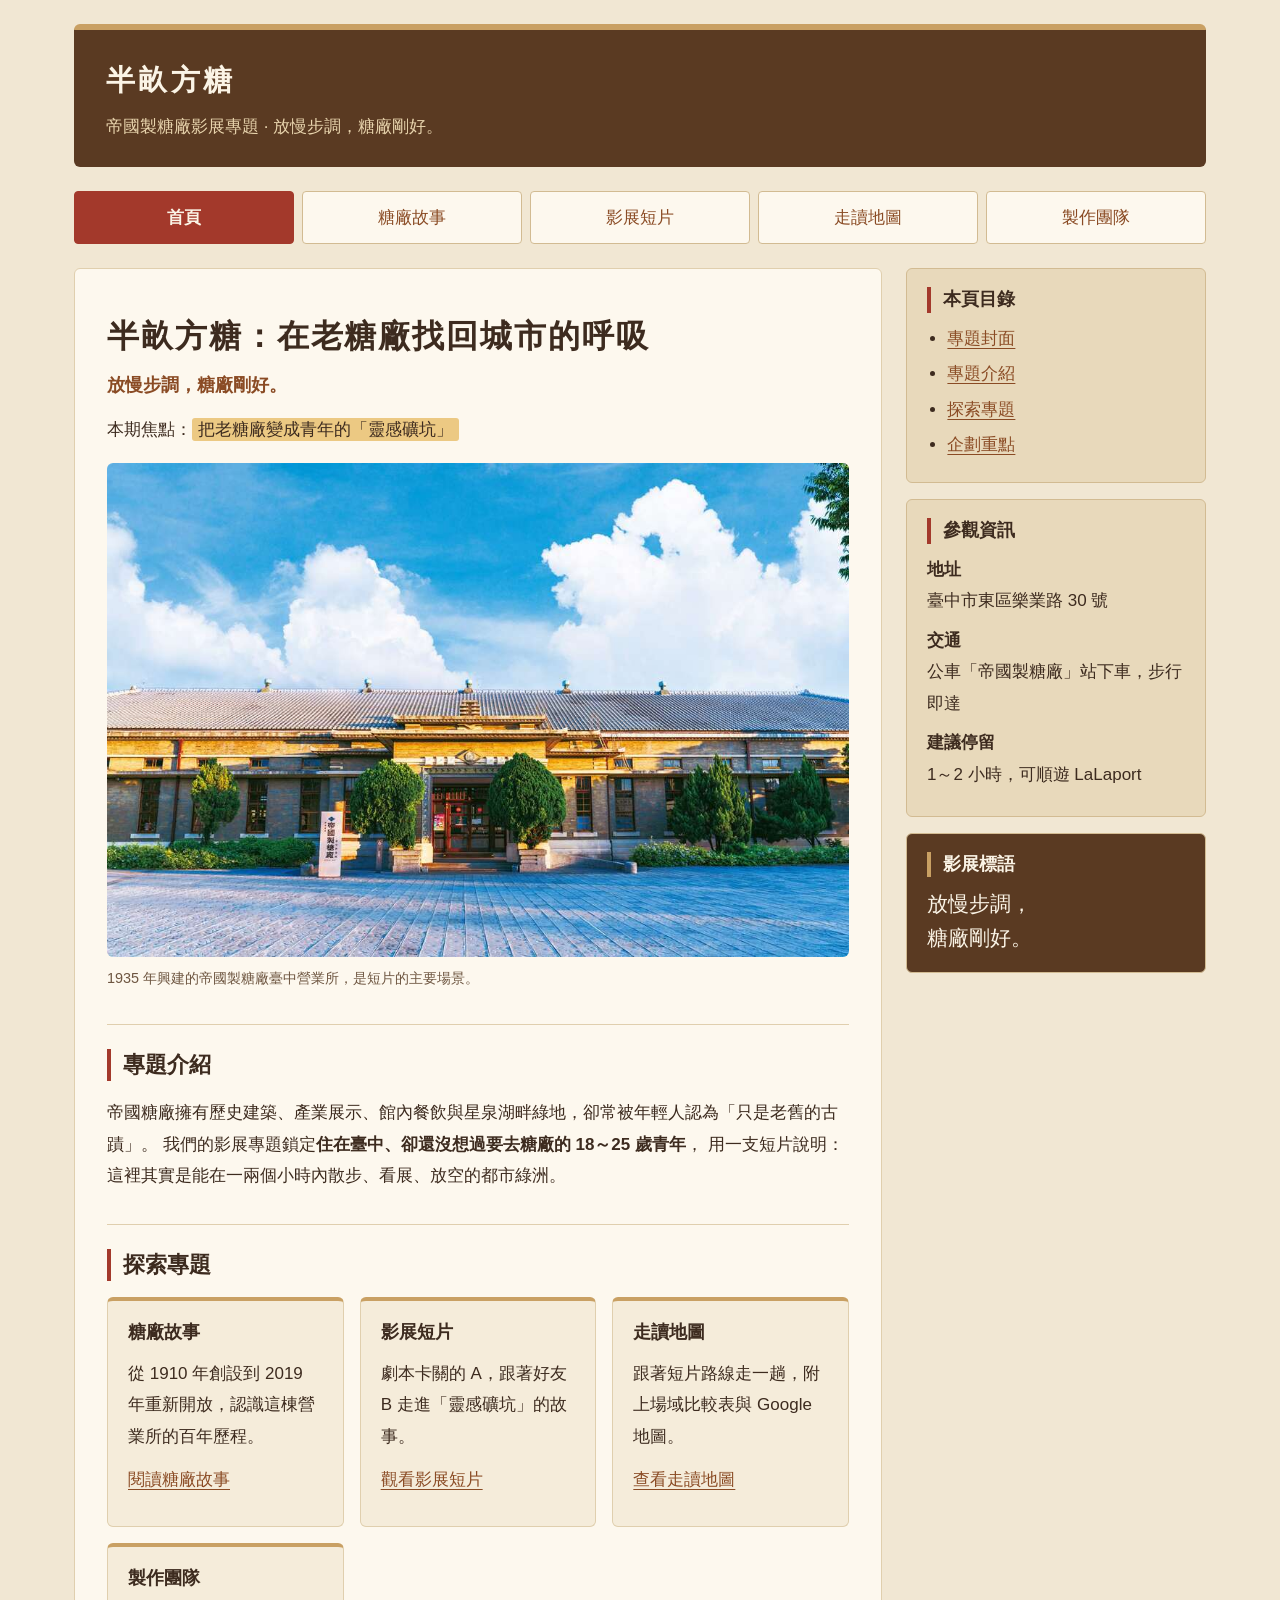
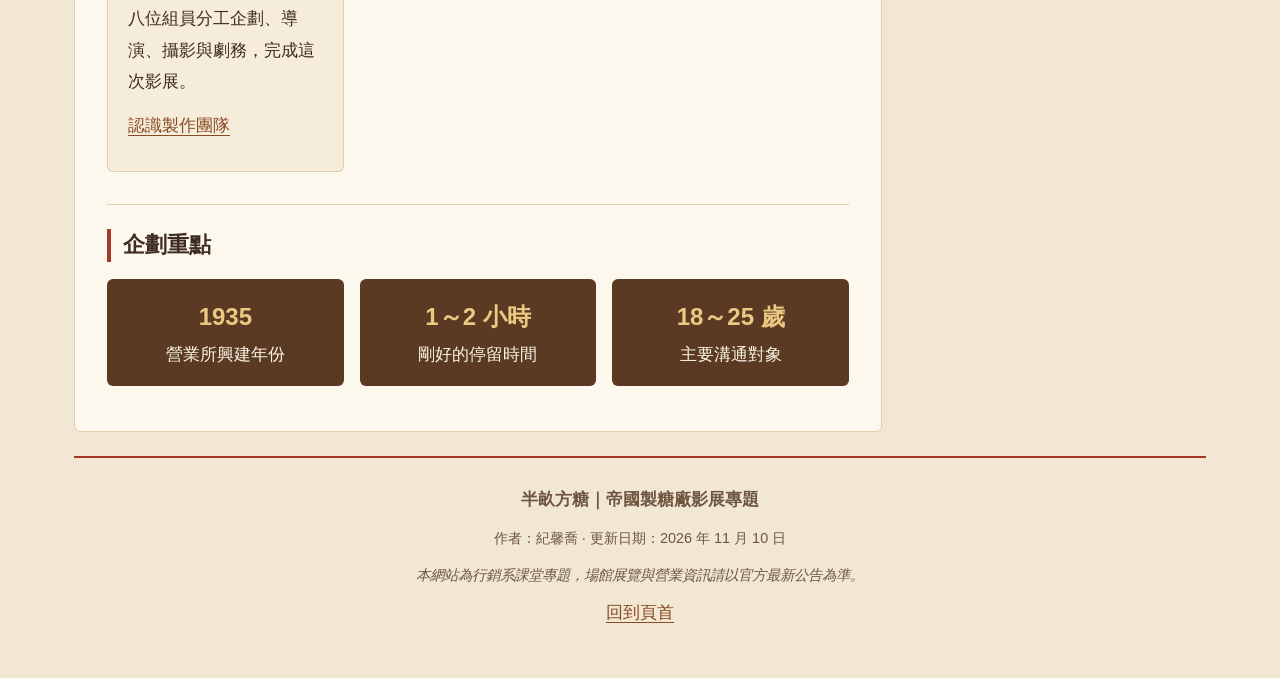
<file: index.html>
<!DOCTYPE html>
<!-- 宣告使用 HTML5；DOCTYPE 是文件類型宣告，不需要結束標籤。 -->
<html lang="zh-Hant">
<head>
    <!-- ===== SEO 與分享資訊：每一頁都有自己的 title 與 description ===== -->
    <meta charset="UTF-8">
    <!-- viewport 讓手機以裝置寬度顯示，是 RWD 的第一步。 -->
    <meta name="viewport" content="width=device-width, initial-scale=1.0">
    <!-- description 是搜尋結果下方的摘要；keywords 列出本頁主題關鍵字。 -->
    <meta name="description" content="行銷系大二影展專題「半畝方糖」：走進 1935 年的帝國製糖廠臺中營業所，透過短片、歷史故事與走讀地圖，認識都市裡的慢活文化綠洲。">
    <meta name="keywords" content="帝國製糖廠, 臺中營業所, 影展, 半畝方糖, 星泉湖, 臺中景點">
    <meta name="author" content="紀馨喬">
    <meta name="robots" content="index, follow">
    <!-- Open Graph：分享到 Facebook、LINE 時顯示的標題、摘要與縮圖。 -->
    <meta property="og:type" content="website">
    <meta property="og:locale" content="zh_TW">
    <meta property="og:site_name" content="半畝方糖｜帝國製糖廠影展專題">
    <meta property="og:title" content="半畝方糖｜帝國製糖廠影展專題">
    <meta property="og:description" content="行銷系大二影展專題「半畝方糖」：走進 1935 年的帝國製糖廠臺中營業所，透過短片、歷史故事與走讀地圖，認識都市裡的慢活文化綠洲。">
    <meta property="og:image" content="images/sugar-factory.jpg">
    <meta property="og:image:alt" content="帝國製糖廠臺中營業所的磚造建築正面">
    <!-- 部署到 InfinityFree 或 Vercel 後，可再加上 canonical 與 og:url，填入真實網址。 -->
    <title>半畝方糖｜帝國製糖廠影展專題</title>
    <!--
        切割後的外部 CSS：四個檔案都放在 css 資料夾，依「基礎 → 版面 → 元件 → 響應式」順序載入，
        後載入的規則可以覆蓋前面的規則，所以 responsive.css 放在最後。
        相對路徑 css/xxx.css 從本 HTML 所在的資料夾出發，進入 css 子資料夾讀取檔案。
    -->
    <link rel="stylesheet" href="css/base.css">
    <link rel="stylesheet" href="css/layout.css">
    <link rel="stylesheet" href="css/components.css">
    <link rel="stylesheet" href="css/responsive.css">
</head>

<body>
    <!-- page-layout 是整頁的 Grid 容器，切出頁首、導覽列、主要內容、側邊欄、頁尾五個區域。 -->
    <div class="page-layout">
        <!-- header 是網站頁首；id="top" 是頁尾「回到頁首」的目的地。 -->
        <header class="site-header" id="top">
            <!-- 網站名稱用 p，不用 h1；每一頁的 h1 留給該頁的主標題。 -->
            <p class="site-title"><a href="index.html">半畝方糖</a></p>
            <p class="site-tagline">帝國製糖廠影展專題 · 放慢步調，糖廠剛好。</p>
        </header>

        <!-- nav 是全站導覽列，五個分頁都使用相同的選單。 -->
        <nav class="site-nav" aria-label="網站導覽">
            <ul>
                <li><a href="index.html" aria-current="page">首頁</a></li>
                <li><a href="story.html">糖廠故事</a></li>
                <li><a href="film.html">影展短片</a></li>
                <li><a href="visit.html">走讀地圖</a></li>
                <li><a href="team.html">製作團隊</a></li>
            </ul>
        </nav>

        <!-- main 是本頁唯一的主要內容區。 -->
        <main class="content" id="main-content">
            <!-- 首頁（landing page）：用大圖與四張卡片，引導讀者前往其他分頁。 -->
            <section class="hero" id="hero">
                <h1>半畝方糖：在老糖廠找回城市的呼吸</h1>
                <p class="lead">放慢步調，糖廠剛好。</p>
                <!-- 個別樣式 1/3：.reading-focus 只改變這段焦點文字的配色與內距。 -->
                <p>本期焦點：<mark class="reading-focus">把老糖廠變成青年的「靈感礦坑」</mark></p>
                <figure>
                    <!-- 圖片放在 images 資料夾；相對路徑 images/sugar-factory.jpg 從本 HTML 所在資料夾出發。 -->
                    <img src="images/sugar-factory.jpg" alt="藍天白雲下的帝國製糖廠臺中營業所磚造建築正面" width="1024" height="682">
                    <figcaption>1935 年興建的帝國製糖廠臺中營業所，是短片的主要場景。</figcaption>
                </figure>
            </section>

            <section id="about">
                <h2>專題介紹</h2>
                <p>
                    帝國糖廠擁有歷史建築、產業展示、館內餐飲與星泉湖畔綠地，卻常被年輕人認為「只是老舊的古蹟」。
                    我們的影展專題鎖定<strong>住在臺中、卻還沒想過要去糖廠的 18～25 歲青年</strong>，
                    用一支短片說明：這裡其實是能在一兩個小時內散步、看展、放空的都市綠洲。
                </p>
            </section>

            <section id="explore">
                <h2>探索專題</h2>
                <!-- card-grid 使用 CSS Grid：電腦版兩欄，手機版自動變成一欄。 -->
                <div class="card-grid">
                    <article class="card">
                        <h3>糖廠故事</h3>
                        <p>從 1910 年創設到 2019 年重新開放，認識這棟營業所的百年歷程。</p>
                        <p><a href="story.html">閱讀糖廠故事</a></p>
                    </article>
                    <article class="card">
                        <h3>影展短片</h3>
                        <p>劇本卡關的 A，跟著好友 B 走進「靈感礦坑」的故事。</p>
                        <p><a href="film.html">觀看影展短片</a></p>
                    </article>
                    <article class="card">
                        <h3>走讀地圖</h3>
                        <p>跟著短片路線走一趟，附上場域比較表與 Google 地圖。</p>
                        <p><a href="visit.html">查看走讀地圖</a></p>
                    </article>
                    <article class="card">
                        <h3>製作團隊</h3>
                        <p>八位組員分工企劃、導演、攝影與劇務，完成這次影展。</p>
                        <p><a href="team.html">認識製作團隊</a></p>
                    </article>
                </div>
            </section>

            <section id="facts">
                <h2>企劃重點</h2>
                <!-- stat-grid 同樣使用 Grid，三個數字並排；窄視窗改成一欄。 -->
                <ul class="stat-grid">
                    <li><strong>1935</strong><span>營業所興建年份</span></li>
                    <li><strong>1～2 小時</strong><span>剛好的停留時間</span></li>
                    <li><strong>18～25 歲</strong><span>主要溝通對象</span></li>
                </ul>
            </section>
        </main>

        <!-- aside 是側邊欄：放本頁目錄與參觀資訊；電腦版在右側，手機版移到主要內容下方。 -->
        <aside class="sidebar" aria-label="側邊欄">
            <section class="side-box">
                <h2>本頁目錄</h2>
                <ul>
                    <li><a href="#hero">專題封面</a></li>
                    <li><a href="#about">專題介紹</a></li>
                    <li><a href="#explore">探索專題</a></li>
                    <li><a href="#facts">企劃重點</a></li>
                </ul>
            </section>
            <section class="side-box">
                <h2>參觀資訊</h2>
                <!-- dl 是描述清單：dt 是項目名稱，dd 是內容。 -->
                <dl>
                    <dt>地址</dt>
                    <dd>臺中市東區樂業路 30 號</dd>
                    <dt>交通</dt>
                    <dd>公車「帝國製糖廠」站下車，步行即達</dd>
                    <dt>建議停留</dt>
                    <dd>1～2 小時，可順遊 LaLaport</dd>
                </dl>
            </section>
            <section class="side-box side-slogan">
                <h2>影展標語</h2>
                <p>放慢步調，<br>糖廠剛好。</p>
            </section>
        </aside>

        <!-- footer 是全站頁尾。 -->
        <footer class="site-footer">
            <p><strong>半畝方糖｜帝國製糖廠影展專題</strong></p>
            <p><small>作者：紀馨喬 · 更新日期：<time datetime="2026-11-10">2026 年 11 月 10 日</time></small></p>
            <!-- 個別樣式 3/3：.report-disclaimer 權重高於 small，只讓這則聲明變成斜體。 -->
            <p><small class="report-disclaimer">本網站為行銷系課堂專題，場館展覽與營業資訊請以官方最新公告為準。</small></p>
            <p><a href="#top">回到頁首</a></p>
        </footer>
    </div>
</body>
</html>
</file>
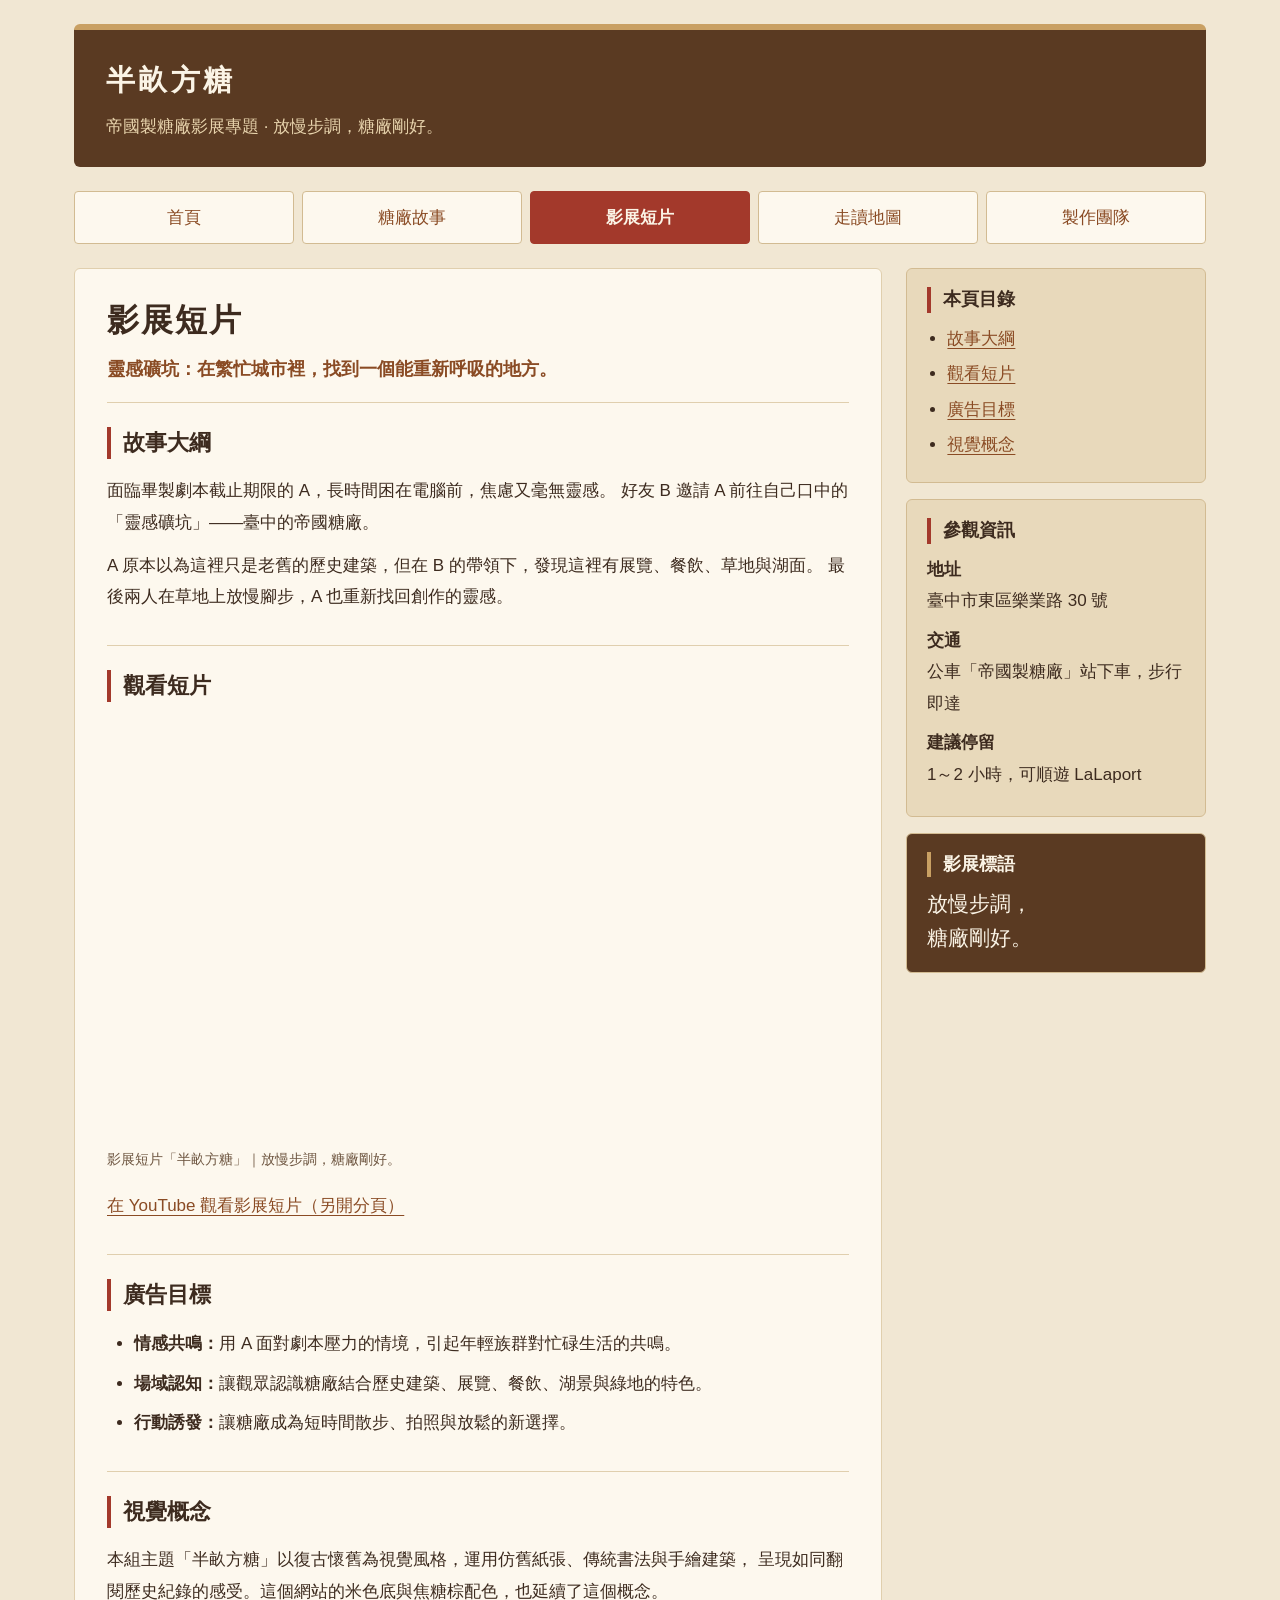
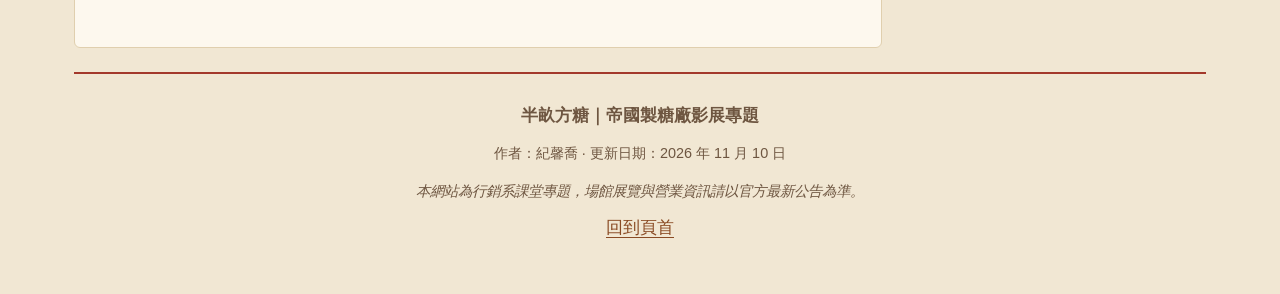
<file: film.html>
<!DOCTYPE html>
<!-- 宣告使用 HTML5；DOCTYPE 是文件類型宣告，不需要結束標籤。 -->
<html lang="zh-Hant">
<head>
    <!-- ===== SEO 與分享資訊：每一頁都有自己的 title 與 description ===== -->
    <meta charset="UTF-8">
    <!-- viewport 讓手機以裝置寬度顯示，是 RWD 的第一步。 -->
    <meta name="viewport" content="width=device-width, initial-scale=1.0">
    <!-- description 是搜尋結果下方的摘要；keywords 列出本頁主題關鍵字。 -->
    <meta name="description" content="影展短片「半畝方糖」：劇本卡關的 A 跟著好友 B 走進帝國糖廠這座「靈感礦坑」，在展覽、餐飲與湖畔之間重新找回靈感。">
    <meta name="keywords" content="半畝方糖, 影展短片, 靈感礦坑, 帝國製糖廠, 行銷系影展">
    <meta name="author" content="紀馨喬">
    <meta name="robots" content="index, follow">
    <!-- Open Graph：分享到 Facebook、LINE 時顯示的標題、摘要與縮圖。 -->
    <meta property="og:type" content="website">
    <meta property="og:locale" content="zh_TW">
    <meta property="og:site_name" content="半畝方糖｜帝國製糖廠影展專題">
    <meta property="og:title" content="影展短片｜半畝方糖影展專題">
    <meta property="og:description" content="影展短片「半畝方糖」：劇本卡關的 A 跟著好友 B 走進帝國糖廠這座「靈感礦坑」，在展覽、餐飲與湖畔之間重新找回靈感。">
    <meta property="og:image" content="images/sugar-factory.jpg">
    <meta property="og:image:alt" content="帝國製糖廠臺中營業所的磚造建築正面">
    <!-- 部署到 InfinityFree 或 Vercel 後，可再加上 canonical 與 og:url，填入真實網址。 -->
    <title>影展短片｜半畝方糖影展專題</title>
    <!--
        切割後的外部 CSS：四個檔案都放在 css 資料夾，依「基礎 → 版面 → 元件 → 響應式」順序載入，
        後載入的規則可以覆蓋前面的規則，所以 responsive.css 放在最後。
        相對路徑 css/xxx.css 從本 HTML 所在的資料夾出發，進入 css 子資料夾讀取檔案。
    -->
    <link rel="stylesheet" href="css/base.css">
    <link rel="stylesheet" href="css/layout.css">
    <link rel="stylesheet" href="css/components.css">
    <link rel="stylesheet" href="css/responsive.css">
</head>

<body>
    <!-- page-layout 是整頁的 Grid 容器，切出頁首、導覽列、主要內容、側邊欄、頁尾五個區域。 -->
    <div class="page-layout">
        <!-- header 是網站頁首；id="top" 是頁尾「回到頁首」的目的地。 -->
        <header class="site-header" id="top">
            <!-- 網站名稱用 p，不用 h1；每一頁的 h1 留給該頁的主標題。 -->
            <p class="site-title"><a href="index.html">半畝方糖</a></p>
            <p class="site-tagline">帝國製糖廠影展專題 · 放慢步調，糖廠剛好。</p>
        </header>

        <!-- nav 是全站導覽列，五個分頁都使用相同的選單。 -->
        <nav class="site-nav" aria-label="網站導覽">
            <ul>
                <li><a href="index.html">首頁</a></li>
                <li><a href="story.html">糖廠故事</a></li>
                <li><a href="film.html" aria-current="page">影展短片</a></li>
                <li><a href="visit.html">走讀地圖</a></li>
                <li><a href="team.html">製作團隊</a></li>
            </ul>
        </nav>

        <!-- main 是本頁唯一的主要內容區。 -->
        <main class="content" id="main-content">
            <h1>影展短片</h1>
            <p class="lead">靈感礦坑：在繁忙城市裡，找到一個能重新呼吸的地方。</p>

            <section id="plot">
                <h2>故事大綱</h2>
                <p>
                    面臨畢製劇本截止期限的 A，長時間困在電腦前，焦慮又毫無靈感。
                    好友 B 邀請 A 前往自己口中的「靈感礦坑」——臺中的帝國糖廠。
                </p>
                <p>
                    A 原本以為這裡只是老舊的歷史建築，但在 B 的帶領下，發現這裡有展覽、餐飲、草地與湖面。
                    最後兩人在草地上放慢腳步，A 也重新找回創作的靈感。
                </p>
            </section>

            <section id="video">
                <h2>觀看短片</h2>
                <!--
                    iframe 嵌入本組短片；class="video-frame" 由 CSS 設定 16:9 比例，手機上也不會變形。
                    原本 YouTube 嵌入碼的 frameborder 改由 CSS 的 border: 0 處理。
                    本機請用 Live Server 預覽；直接以 file:// 開啟可能出現錯誤 153。
                -->
                <figure>
                    <iframe
                        class="video-frame"
                        width="560"
                        height="315"
                        src="https://www.youtube.com/embed/9Pt69ocH8tw"
                        title="影展短片：半畝方糖"
                        allow="accelerometer; clipboard-write; encrypted-media; gyroscope; picture-in-picture; web-share"
                        referrerpolicy="strict-origin-when-cross-origin"
                        allowfullscreen>
                    </iframe>
                    <figcaption>影展短片「半畝方糖」｜放慢步調，糖廠剛好。</figcaption>
                </figure>
                <p><a href="https://www.youtube.com/watch?v=9Pt69ocH8tw" target="_blank" rel="noopener noreferrer">在 YouTube 觀看影展短片（另開分頁）</a></p>
            </section>

            <section id="goals">
                <h2>廣告目標</h2>
                <ul>
                    <li><strong>情感共鳴：</strong>用 A 面對劇本壓力的情境，引起年輕族群對忙碌生活的共鳴。</li>
                    <li><strong>場域認知：</strong>讓觀眾認識糖廠結合歷史建築、展覽、餐飲、湖景與綠地的特色。</li>
                    <li><strong>行動誘發：</strong>讓糖廠成為短時間散步、拍照與放鬆的新選擇。</li>
                </ul>
            </section>

            <section id="visual">
                <h2>視覺概念</h2>
                <p>
                    本組主題「半畝方糖」以復古懷舊為視覺風格，運用仿舊紙張、傳統書法與手繪建築，
                    呈現如同翻閱歷史紀錄的感受。這個網站的米色底與焦糖棕配色，也延續了這個概念。
                </p>
            </section>
        </main>

        <!-- aside 是側邊欄：放本頁目錄與參觀資訊；電腦版在右側，手機版移到主要內容下方。 -->
        <aside class="sidebar" aria-label="側邊欄">
            <section class="side-box">
                <h2>本頁目錄</h2>
                <ul>
                    <li><a href="#plot">故事大綱</a></li>
                    <li><a href="#video">觀看短片</a></li>
                    <li><a href="#goals">廣告目標</a></li>
                    <li><a href="#visual">視覺概念</a></li>
                </ul>
            </section>
            <section class="side-box">
                <h2>參觀資訊</h2>
                <!-- dl 是描述清單：dt 是項目名稱，dd 是內容。 -->
                <dl>
                    <dt>地址</dt>
                    <dd>臺中市東區樂業路 30 號</dd>
                    <dt>交通</dt>
                    <dd>公車「帝國製糖廠」站下車，步行即達</dd>
                    <dt>建議停留</dt>
                    <dd>1～2 小時，可順遊 LaLaport</dd>
                </dl>
            </section>
            <section class="side-box side-slogan">
                <h2>影展標語</h2>
                <p>放慢步調，<br>糖廠剛好。</p>
            </section>
        </aside>

        <!-- footer 是全站頁尾。 -->
        <footer class="site-footer">
            <p><strong>半畝方糖｜帝國製糖廠影展專題</strong></p>
            <p><small>作者：紀馨喬 · 更新日期：<time datetime="2026-11-10">2026 年 11 月 10 日</time></small></p>
            <!-- 個別樣式 3/3：.report-disclaimer 權重高於 small，只讓這則聲明變成斜體。 -->
            <p><small class="report-disclaimer">本網站為行銷系課堂專題，場館展覽與營業資訊請以官方最新公告為準。</small></p>
            <p><a href="#top">回到頁首</a></p>
        </footer>
    </div>
</body>
</html>
</file>
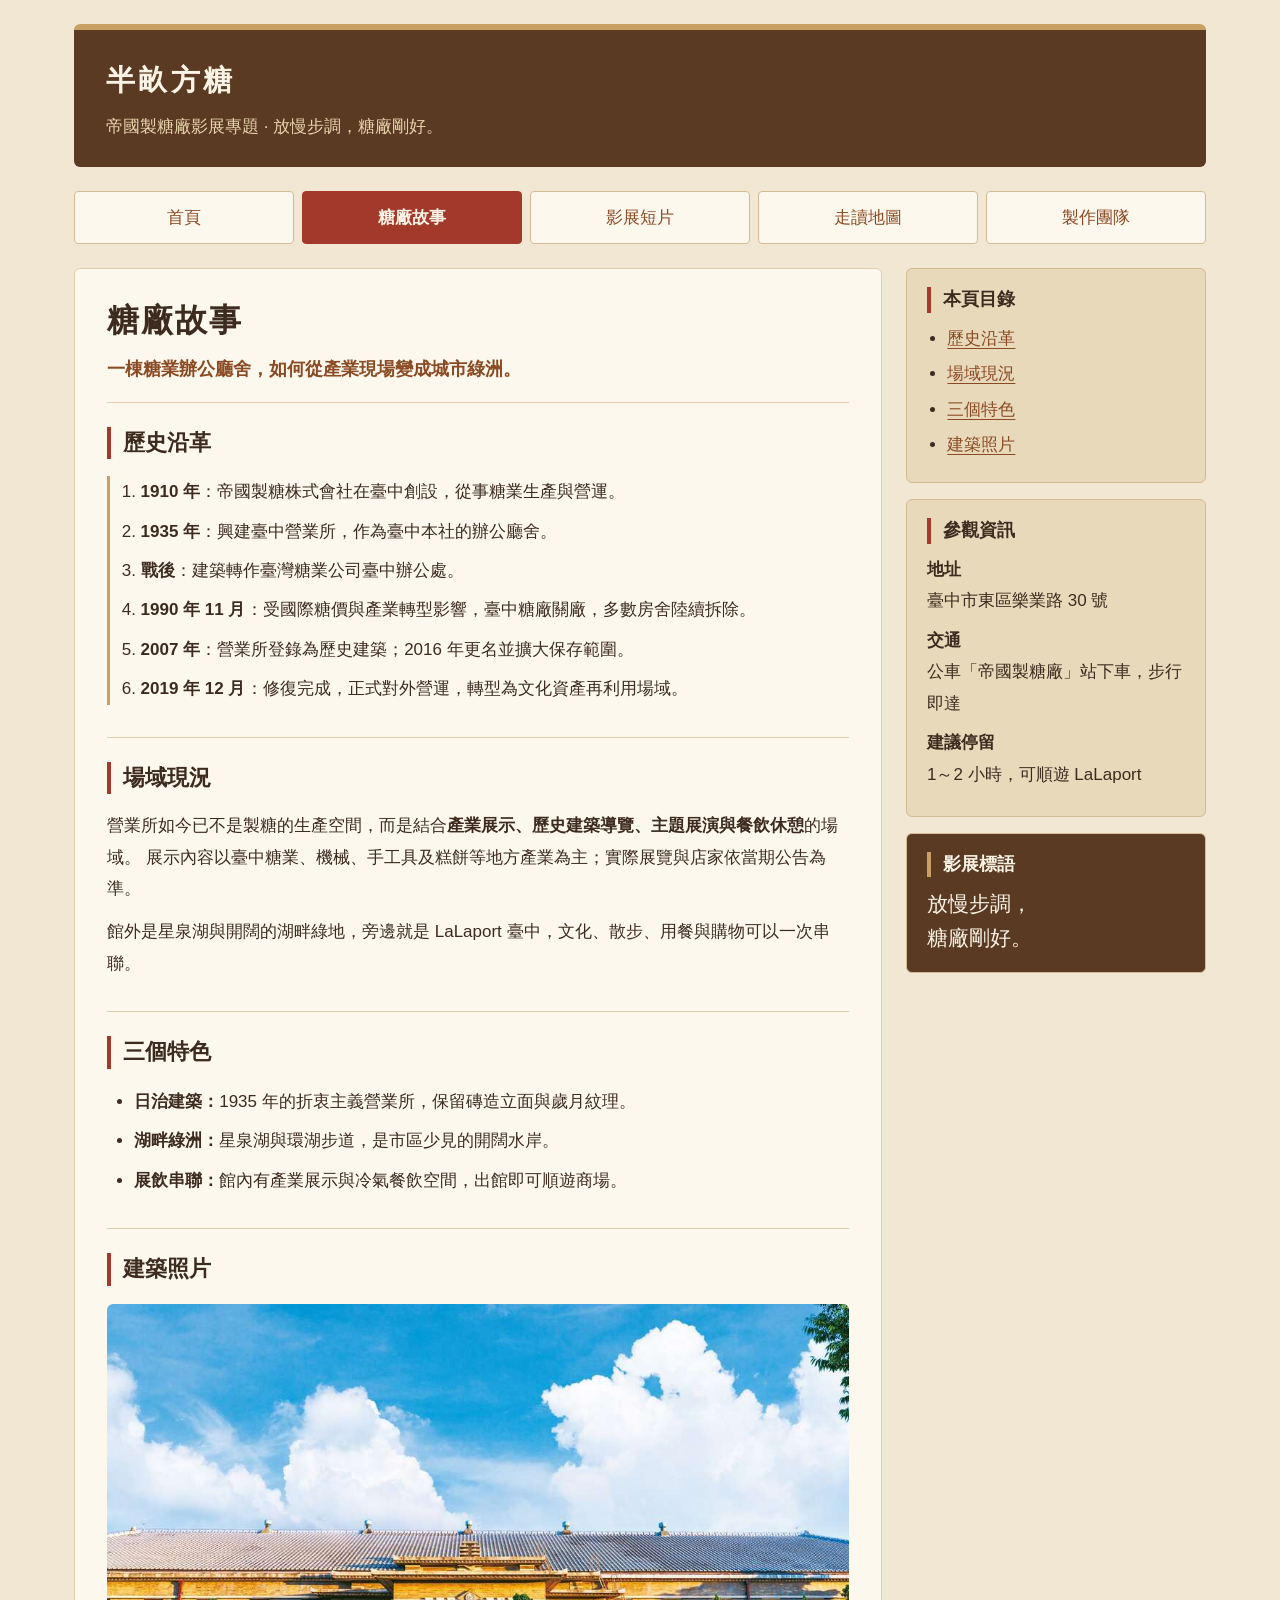
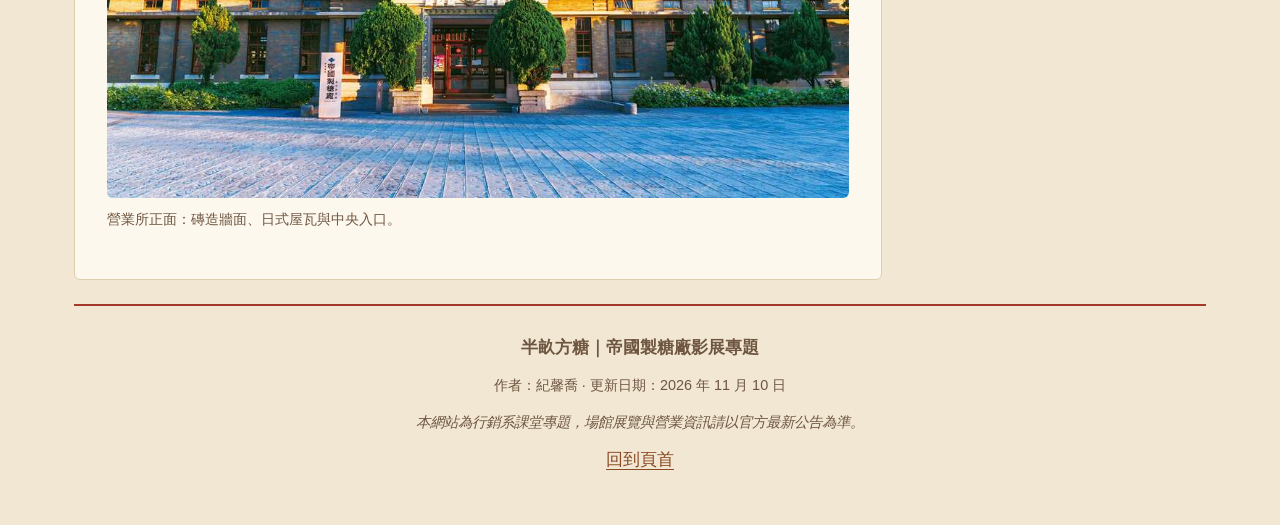
<file: story.html>
<!DOCTYPE html>
<!-- 宣告使用 HTML5；DOCTYPE 是文件類型宣告，不需要結束標籤。 -->
<html lang="zh-Hant">
<head>
    <!-- ===== SEO 與分享資訊：每一頁都有自己的 title 與 description ===== -->
    <meta charset="UTF-8">
    <!-- viewport 讓手機以裝置寬度顯示，是 RWD 的第一步。 -->
    <meta name="viewport" content="width=device-width, initial-scale=1.0">
    <!-- description 是搜尋結果下方的摘要；keywords 列出本頁主題關鍵字。 -->
    <meta name="description" content="帝國製糖廠臺中營業所的歷史：1910 年帝國製糖創設、1935 年營業所興建、1990 年關廠、2007 年登錄歷史建築，到 2019 年重新開放。">
    <meta name="keywords" content="帝國製糖廠歷史, 臺中糖廠, 歷史建築, 日治建築, 臺中營業所">
    <meta name="author" content="紀馨喬">
    <meta name="robots" content="index, follow">
    <!-- Open Graph：分享到 Facebook、LINE 時顯示的標題、摘要與縮圖。 -->
    <meta property="og:type" content="website">
    <meta property="og:locale" content="zh_TW">
    <meta property="og:site_name" content="半畝方糖｜帝國製糖廠影展專題">
    <meta property="og:title" content="糖廠故事｜半畝方糖影展專題">
    <meta property="og:description" content="帝國製糖廠臺中營業所的歷史：1910 年帝國製糖創設、1935 年營業所興建、1990 年關廠、2007 年登錄歷史建築，到 2019 年重新開放。">
    <meta property="og:image" content="images/sugar-factory.jpg">
    <meta property="og:image:alt" content="帝國製糖廠臺中營業所的磚造建築正面">
    <!-- 部署到 InfinityFree 或 Vercel 後，可再加上 canonical 與 og:url，填入真實網址。 -->
    <title>糖廠故事｜半畝方糖影展專題</title>
    <!--
        切割後的外部 CSS：四個檔案都放在 css 資料夾，依「基礎 → 版面 → 元件 → 響應式」順序載入，
        後載入的規則可以覆蓋前面的規則，所以 responsive.css 放在最後。
        相對路徑 css/xxx.css 從本 HTML 所在的資料夾出發，進入 css 子資料夾讀取檔案。
    -->
    <link rel="stylesheet" href="css/base.css">
    <link rel="stylesheet" href="css/layout.css">
    <link rel="stylesheet" href="css/components.css">
    <link rel="stylesheet" href="css/responsive.css">
</head>

<body>
    <!-- page-layout 是整頁的 Grid 容器，切出頁首、導覽列、主要內容、側邊欄、頁尾五個區域。 -->
    <div class="page-layout">
        <!-- header 是網站頁首；id="top" 是頁尾「回到頁首」的目的地。 -->
        <header class="site-header" id="top">
            <!-- 網站名稱用 p，不用 h1；每一頁的 h1 留給該頁的主標題。 -->
            <p class="site-title"><a href="index.html">半畝方糖</a></p>
            <p class="site-tagline">帝國製糖廠影展專題 · 放慢步調，糖廠剛好。</p>
        </header>

        <!-- nav 是全站導覽列，五個分頁都使用相同的選單。 -->
        <nav class="site-nav" aria-label="網站導覽">
            <ul>
                <li><a href="index.html">首頁</a></li>
                <li><a href="story.html" aria-current="page">糖廠故事</a></li>
                <li><a href="film.html">影展短片</a></li>
                <li><a href="visit.html">走讀地圖</a></li>
                <li><a href="team.html">製作團隊</a></li>
            </ul>
        </nav>

        <!-- main 是本頁唯一的主要內容區。 -->
        <main class="content" id="main-content">
            <h1>糖廠故事</h1>
            <p class="lead">一棟糖業辦公廳舍，如何從產業現場變成城市綠洲。</p>

            <section id="history">
                <h2>歷史沿革</h2>
                <!-- ol 是有序清單，適合依時間排列的歷史事件。 -->
                <ol class="timeline">
                    <li><strong>1910 年</strong>：帝國製糖株式會社在臺中創設，從事糖業生產與營運。</li>
                    <li><strong>1935 年</strong>：興建臺中營業所，作為臺中本社的辦公廳舍。</li>
                    <li><strong>戰後</strong>：建築轉作臺灣糖業公司臺中辦公處。</li>
                    <li><strong>1990 年 11 月</strong>：受國際糖價與產業轉型影響，臺中糖廠關廠，多數房舍陸續拆除。</li>
                    <li><strong>2007 年</strong>：營業所登錄為歷史建築；2016 年更名並擴大保存範圍。</li>
                    <li><strong>2019 年 12 月</strong>：修復完成，正式對外營運，轉型為文化資產再利用場域。</li>
                </ol>
            </section>

            <section id="today">
                <h2>場域現況</h2>
                <p>
                    營業所如今已不是製糖的生產空間，而是結合<strong>產業展示、歷史建築導覽、主題展演與餐飲休憩</strong>的場域。
                    展示內容以臺中糖業、機械、手工具及糕餅等地方產業為主；實際展覽與店家依當期公告為準。
                </p>
                <p>館外是星泉湖與開闊的湖畔綠地，旁邊就是 LaLaport 臺中，文化、散步、用餐與購物可以一次串聯。</p>
            </section>

            <section id="features">
                <h2>三個特色</h2>
                <!-- ul 是無序清單，適合不分先後的特色。 -->
                <ul>
                    <li><strong>日治建築：</strong>1935 年的折衷主義營業所，保留磚造立面與歲月紋理。</li>
                    <li><strong>湖畔綠洲：</strong>星泉湖與環湖步道，是市區少見的開闊水岸。</li>
                    <li><strong>展飲串聯：</strong>館內有產業展示與冷氣餐飲空間，出館即可順遊商場。</li>
                </ul>
            </section>

            <section id="photo">
                <h2>建築照片</h2>
                <figure>
                    <img src="images/sugar-factory.jpg" alt="帝國製糖廠臺中營業所的磚造立面與日式屋瓦" width="1024" height="682">
                    <figcaption>營業所正面：磚造牆面、日式屋瓦與中央入口。</figcaption>
                </figure>
            </section>
        </main>

        <!-- aside 是側邊欄：放本頁目錄與參觀資訊；電腦版在右側，手機版移到主要內容下方。 -->
        <aside class="sidebar" aria-label="側邊欄">
            <section class="side-box">
                <h2>本頁目錄</h2>
                <ul>
                    <li><a href="#history">歷史沿革</a></li>
                    <li><a href="#today">場域現況</a></li>
                    <li><a href="#features">三個特色</a></li>
                    <li><a href="#photo">建築照片</a></li>
                </ul>
            </section>
            <section class="side-box">
                <h2>參觀資訊</h2>
                <!-- dl 是描述清單：dt 是項目名稱，dd 是內容。 -->
                <dl>
                    <dt>地址</dt>
                    <dd>臺中市東區樂業路 30 號</dd>
                    <dt>交通</dt>
                    <dd>公車「帝國製糖廠」站下車，步行即達</dd>
                    <dt>建議停留</dt>
                    <dd>1～2 小時，可順遊 LaLaport</dd>
                </dl>
            </section>
            <section class="side-box side-slogan">
                <h2>影展標語</h2>
                <p>放慢步調，<br>糖廠剛好。</p>
            </section>
        </aside>

        <!-- footer 是全站頁尾。 -->
        <footer class="site-footer">
            <p><strong>半畝方糖｜帝國製糖廠影展專題</strong></p>
            <p><small>作者：紀馨喬 · 更新日期：<time datetime="2026-11-10">2026 年 11 月 10 日</time></small></p>
            <!-- 個別樣式 3/3：.report-disclaimer 權重高於 small，只讓這則聲明變成斜體。 -->
            <p><small class="report-disclaimer">本網站為行銷系課堂專題，場館展覽與營業資訊請以官方最新公告為準。</small></p>
            <p><a href="#top">回到頁首</a></p>
        </footer>
    </div>
</body>
</html>
</file>
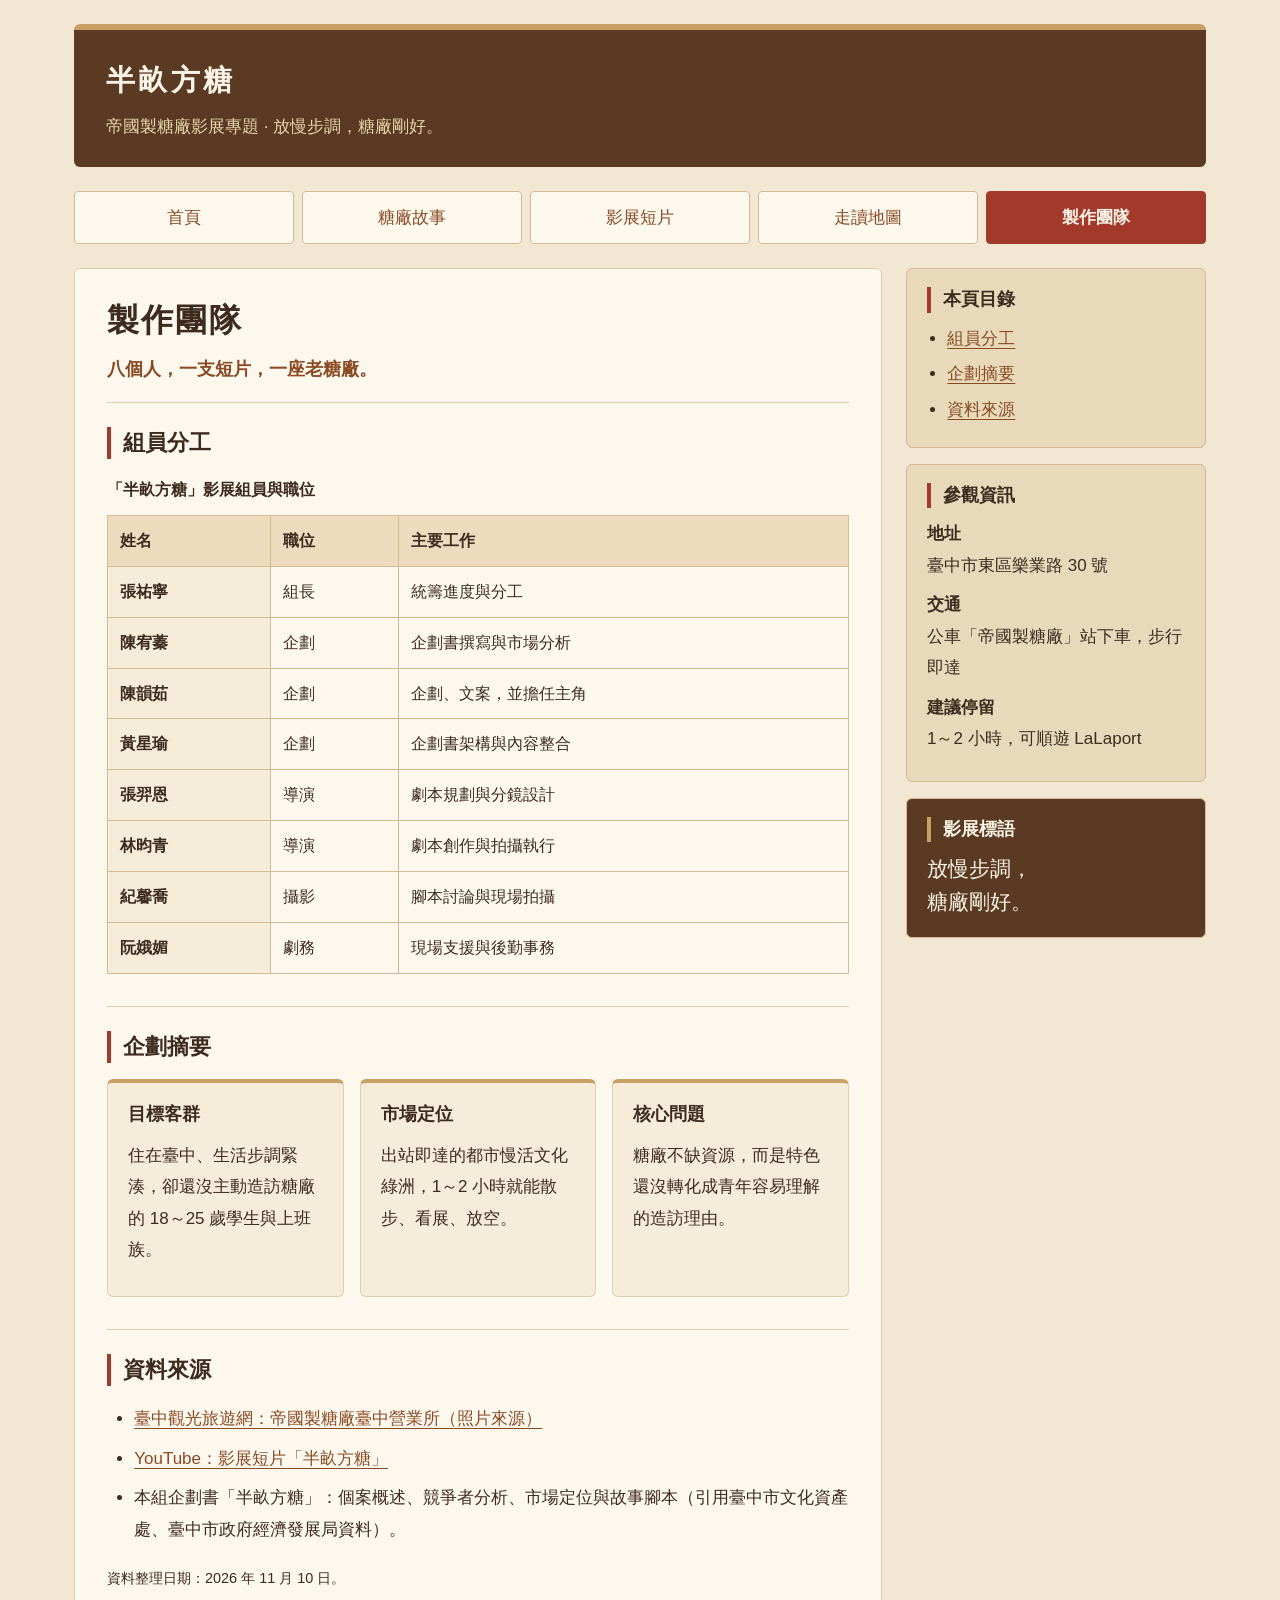
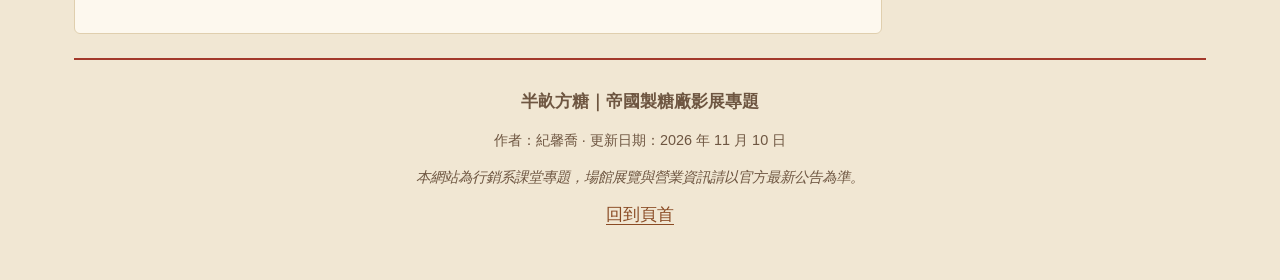
<file: team.html>
<!DOCTYPE html>
<!-- 宣告使用 HTML5；DOCTYPE 是文件類型宣告，不需要結束標籤。 -->
<html lang="zh-Hant">
<head>
    <!-- ===== SEO 與分享資訊：每一頁都有自己的 title 與 description ===== -->
    <meta charset="UTF-8">
    <!-- viewport 讓手機以裝置寬度顯示，是 RWD 的第一步。 -->
    <meta name="viewport" content="width=device-width, initial-scale=1.0">
    <!-- description 是搜尋結果下方的摘要；keywords 列出本頁主題關鍵字。 -->
    <meta name="description" content="影展短片「半畝方糖」的製作團隊與企劃摘要：目標客群、市場定位與資料來源。">
    <meta name="keywords" content="半畝方糖團隊, 行銷系影展, 企劃書, 市場定位">
    <meta name="author" content="紀馨喬">
    <meta name="robots" content="index, follow">
    <!-- Open Graph：分享到 Facebook、LINE 時顯示的標題、摘要與縮圖。 -->
    <meta property="og:type" content="website">
    <meta property="og:locale" content="zh_TW">
    <meta property="og:site_name" content="半畝方糖｜帝國製糖廠影展專題">
    <meta property="og:title" content="製作團隊｜半畝方糖影展專題">
    <meta property="og:description" content="影展短片「半畝方糖」的製作團隊與企劃摘要：目標客群、市場定位與資料來源。">
    <meta property="og:image" content="images/sugar-factory.jpg">
    <meta property="og:image:alt" content="帝國製糖廠臺中營業所的磚造建築正面">
    <!-- 部署到 InfinityFree 或 Vercel 後，可再加上 canonical 與 og:url，填入真實網址。 -->
    <title>製作團隊｜半畝方糖影展專題</title>
    <!--
        切割後的外部 CSS：四個檔案都放在 css 資料夾，依「基礎 → 版面 → 元件 → 響應式」順序載入，
        後載入的規則可以覆蓋前面的規則，所以 responsive.css 放在最後。
        相對路徑 css/xxx.css 從本 HTML 所在的資料夾出發，進入 css 子資料夾讀取檔案。
    -->
    <link rel="stylesheet" href="css/base.css">
    <link rel="stylesheet" href="css/layout.css">
    <link rel="stylesheet" href="css/components.css">
    <link rel="stylesheet" href="css/responsive.css">
</head>

<body>
    <!-- page-layout 是整頁的 Grid 容器，切出頁首、導覽列、主要內容、側邊欄、頁尾五個區域。 -->
    <div class="page-layout">
        <!-- header 是網站頁首；id="top" 是頁尾「回到頁首」的目的地。 -->
        <header class="site-header" id="top">
            <!-- 網站名稱用 p，不用 h1；每一頁的 h1 留給該頁的主標題。 -->
            <p class="site-title"><a href="index.html">半畝方糖</a></p>
            <p class="site-tagline">帝國製糖廠影展專題 · 放慢步調，糖廠剛好。</p>
        </header>

        <!-- nav 是全站導覽列，五個分頁都使用相同的選單。 -->
        <nav class="site-nav" aria-label="網站導覽">
            <ul>
                <li><a href="index.html">首頁</a></li>
                <li><a href="story.html">糖廠故事</a></li>
                <li><a href="film.html">影展短片</a></li>
                <li><a href="visit.html">走讀地圖</a></li>
                <li><a href="team.html" aria-current="page">製作團隊</a></li>
            </ul>
        </nav>

        <!-- main 是本頁唯一的主要內容區。 -->
        <main class="content" id="main-content">
            <h1>製作團隊</h1>
            <p class="lead">八個人，一支短片，一座老糖廠。</p>

            <section id="crew">
                <h2>組員分工</h2>
                <div class="table-wrap">
                    <table>
                        <caption>「半畝方糖」影展組員與職位</caption>
                        <thead>
                            <tr>
                                <th scope="col">姓名</th>
                                <th scope="col">職位</th>
                                <th scope="col">主要工作</th>
                            </tr>
                        </thead>
                        <tbody>
                            <tr><th scope="row">張祐寧</th><td>組長</td><td>統籌進度與分工</td></tr>
                            <tr><th scope="row">陳宥蓁</th><td>企劃</td><td>企劃書撰寫與市場分析</td></tr>
                            <tr><th scope="row">陳韻茹</th><td>企劃</td><td>企劃、文案，並擔任主角</td></tr>
                            <tr><th scope="row">黃星瑜</th><td>企劃</td><td>企劃書架構與內容整合</td></tr>
                            <tr><th scope="row">張羿恩</th><td>導演</td><td>劇本規劃與分鏡設計</td></tr>
                            <tr><th scope="row">林昀青</th><td>導演</td><td>劇本創作與拍攝執行</td></tr>
                            <tr><th scope="row">紀馨喬</th><td>攝影</td><td>腳本討論與現場拍攝</td></tr>
                            <tr><th scope="row">阮娥媚</th><td>劇務</td><td>現場支援與後勤事務</td></tr>
                        </tbody>
                    </table>
                </div>
            </section>

            <section id="plan">
                <h2>企劃摘要</h2>
                <!-- card-grid 在這裡同樣使用 Grid 排列三張摘要卡片。 -->
                <div class="card-grid card-grid-3">
                    <article class="card">
                        <h3>目標客群</h3>
                        <p>住在臺中、生活步調緊湊，卻還沒主動造訪糖廠的 18～25 歲學生與上班族。</p>
                    </article>
                    <article class="card">
                        <h3>市場定位</h3>
                        <p>出站即達的都市慢活文化綠洲，1～2 小時就能散步、看展、放空。</p>
                    </article>
                    <article class="card">
                        <h3>核心問題</h3>
                        <p>糖廠不缺資源，而是特色還沒轉化成青年容易理解的造訪理由。</p>
                    </article>
                </div>
            </section>

            <section id="sources">
                <h2>資料來源</h2>
                <ul>
                    <li><a href="https://travel.taichung.gov.tw/zh-tw/attractions/intro/1423" target="_blank" rel="noopener noreferrer">臺中觀光旅遊網：帝國製糖廠臺中營業所（照片來源）</a></li>
                    <li><a href="https://www.youtube.com/watch?v=9Pt69ocH8tw" target="_blank" rel="noopener noreferrer">YouTube：影展短片「半畝方糖」</a></li>
                    <li>本組企劃書「半畝方糖」：個案概述、競爭者分析、市場定位與故事腳本（引用臺中市文化資產處、臺中市政府經濟發展局資料）。</li>
                </ul>
                <p><small>資料整理日期：2026 年 11 月 10 日。</small></p>
            </section>
        </main>

        <!-- aside 是側邊欄：放本頁目錄與參觀資訊；電腦版在右側，手機版移到主要內容下方。 -->
        <aside class="sidebar" aria-label="側邊欄">
            <section class="side-box">
                <h2>本頁目錄</h2>
                <ul>
                    <li><a href="#crew">組員分工</a></li>
                    <li><a href="#plan">企劃摘要</a></li>
                    <li><a href="#sources">資料來源</a></li>
                </ul>
            </section>
            <section class="side-box">
                <h2>參觀資訊</h2>
                <!-- dl 是描述清單：dt 是項目名稱，dd 是內容。 -->
                <dl>
                    <dt>地址</dt>
                    <dd>臺中市東區樂業路 30 號</dd>
                    <dt>交通</dt>
                    <dd>公車「帝國製糖廠」站下車，步行即達</dd>
                    <dt>建議停留</dt>
                    <dd>1～2 小時，可順遊 LaLaport</dd>
                </dl>
            </section>
            <section class="side-box side-slogan">
                <h2>影展標語</h2>
                <p>放慢步調，<br>糖廠剛好。</p>
            </section>
        </aside>

        <!-- footer 是全站頁尾。 -->
        <footer class="site-footer">
            <p><strong>半畝方糖｜帝國製糖廠影展專題</strong></p>
            <p><small>作者：紀馨喬 · 更新日期：<time datetime="2026-11-10">2026 年 11 月 10 日</time></small></p>
            <!-- 個別樣式 3/3：.report-disclaimer 權重高於 small，只讓這則聲明變成斜體。 -->
            <p><small class="report-disclaimer">本網站為行銷系課堂專題，場館展覽與營業資訊請以官方最新公告為準。</small></p>
            <p><a href="#top">回到頁首</a></p>
        </footer>
    </div>
</body>
</html>
</file>
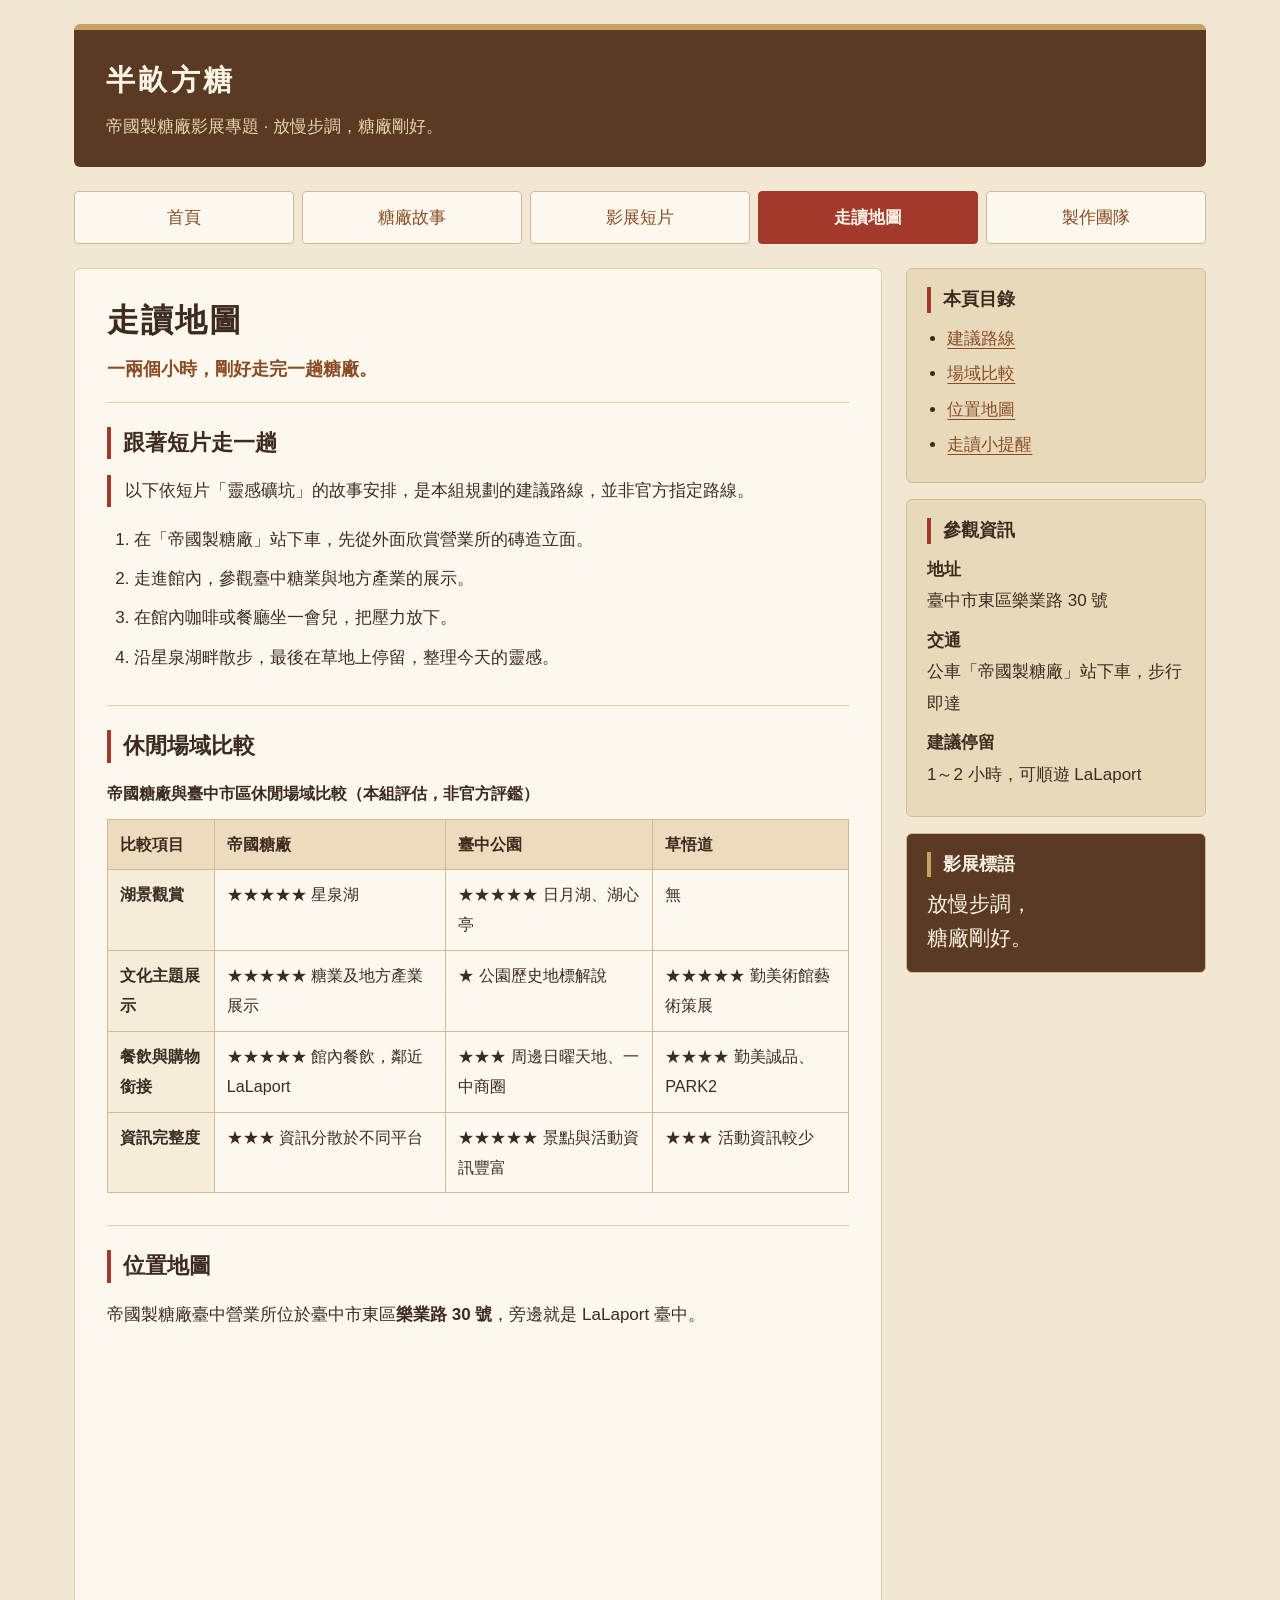
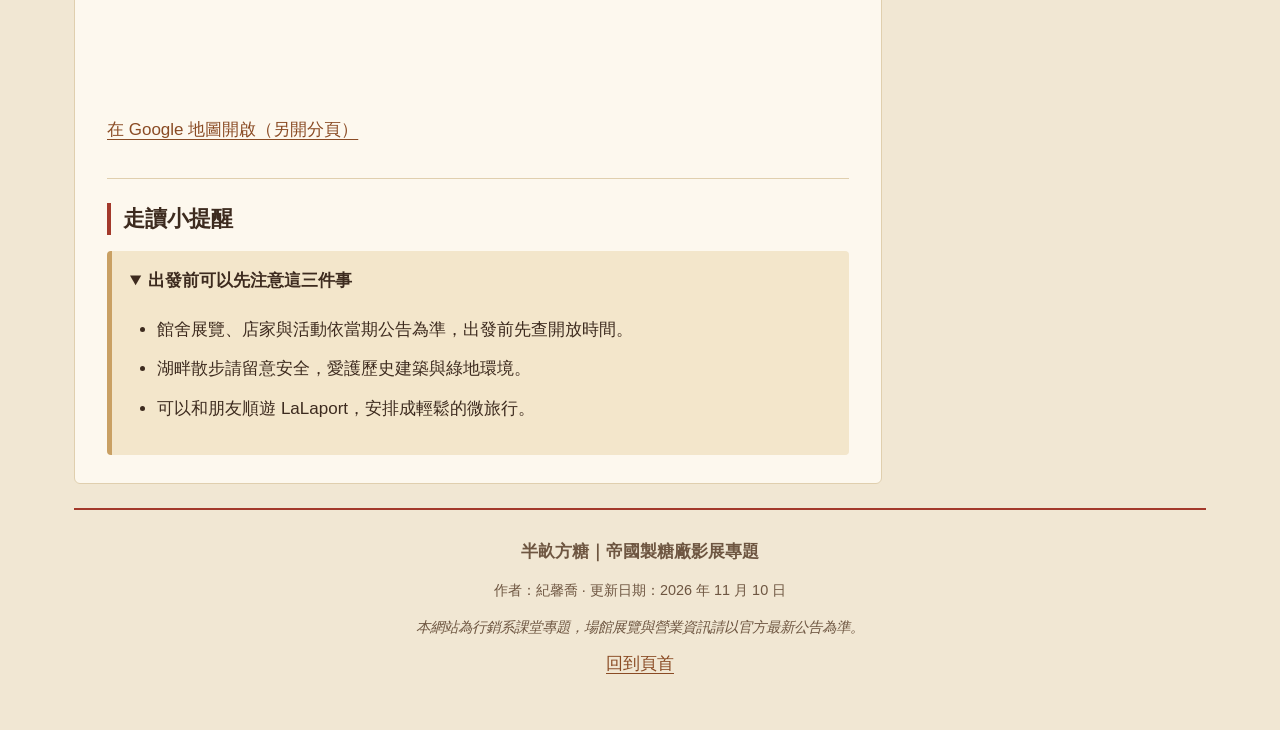
<file: visit.html>
<!DOCTYPE html>
<!-- 宣告使用 HTML5；DOCTYPE 是文件類型宣告，不需要結束標籤。 -->
<html lang="zh-Hant">
<head>
    <!-- ===== SEO 與分享資訊：每一頁都有自己的 title 與 description ===== -->
    <meta charset="UTF-8">
    <!-- viewport 讓手機以裝置寬度顯示，是 RWD 的第一步。 -->
    <meta name="viewport" content="width=device-width, initial-scale=1.0">
    <!-- description 是搜尋結果下方的摘要；keywords 列出本頁主題關鍵字。 -->
    <meta name="description" content="跟著影展短片走一趟帝國製糖廠：建議散步路線、與臺中公園及草悟道的比較表、Google 地圖與走讀小提醒。">
    <meta name="keywords" content="帝國製糖廠交通, 星泉湖, 臺中散步路線, 帝國製糖廠地圖">
    <meta name="author" content="紀馨喬">
    <meta name="robots" content="index, follow">
    <!-- Open Graph：分享到 Facebook、LINE 時顯示的標題、摘要與縮圖。 -->
    <meta property="og:type" content="website">
    <meta property="og:locale" content="zh_TW">
    <meta property="og:site_name" content="半畝方糖｜帝國製糖廠影展專題">
    <meta property="og:title" content="走讀地圖｜半畝方糖影展專題">
    <meta property="og:description" content="跟著影展短片走一趟帝國製糖廠：建議散步路線、與臺中公園及草悟道的比較表、Google 地圖與走讀小提醒。">
    <meta property="og:image" content="images/sugar-factory.jpg">
    <meta property="og:image:alt" content="帝國製糖廠臺中營業所的磚造建築正面">
    <!-- 部署到 InfinityFree 或 Vercel 後，可再加上 canonical 與 og:url，填入真實網址。 -->
    <title>走讀地圖｜半畝方糖影展專題</title>
    <!--
        切割後的外部 CSS：四個檔案都放在 css 資料夾，依「基礎 → 版面 → 元件 → 響應式」順序載入，
        後載入的規則可以覆蓋前面的規則，所以 responsive.css 放在最後。
        相對路徑 css/xxx.css 從本 HTML 所在的資料夾出發，進入 css 子資料夾讀取檔案。
    -->
    <link rel="stylesheet" href="css/base.css">
    <link rel="stylesheet" href="css/layout.css">
    <link rel="stylesheet" href="css/components.css">
    <link rel="stylesheet" href="css/responsive.css">
</head>

<body>
    <!-- page-layout 是整頁的 Grid 容器，切出頁首、導覽列、主要內容、側邊欄、頁尾五個區域。 -->
    <div class="page-layout">
        <!-- header 是網站頁首；id="top" 是頁尾「回到頁首」的目的地。 -->
        <header class="site-header" id="top">
            <!-- 網站名稱用 p，不用 h1；每一頁的 h1 留給該頁的主標題。 -->
            <p class="site-title"><a href="index.html">半畝方糖</a></p>
            <p class="site-tagline">帝國製糖廠影展專題 · 放慢步調，糖廠剛好。</p>
        </header>

        <!-- nav 是全站導覽列，五個分頁都使用相同的選單。 -->
        <nav class="site-nav" aria-label="網站導覽">
            <ul>
                <li><a href="index.html">首頁</a></li>
                <li><a href="story.html">糖廠故事</a></li>
                <li><a href="film.html">影展短片</a></li>
                <li><a href="visit.html" aria-current="page">走讀地圖</a></li>
                <li><a href="team.html">製作團隊</a></li>
            </ul>
        </nav>

        <!-- main 是本頁唯一的主要內容區。 -->
        <main class="content" id="main-content">
            <h1>走讀地圖</h1>
            <p class="lead">一兩個小時，剛好走完一趟糖廠。</p>

            <section id="route">
                <h2>跟著短片走一趟</h2>
                <!-- 個別樣式 2/3：.route-note 讓這段提醒有左框線與內距，其他 p 不受影響。 -->
                <p class="route-note">以下依短片「靈感礦坑」的故事安排，是本組規劃的建議路線，並非官方指定路線。</p>
                <ol>
                    <li>在「帝國製糖廠」站下車，先從外面欣賞營業所的磚造立面。</li>
                    <li>走進館內，參觀臺中糖業與地方產業的展示。</li>
                    <li>在館內咖啡或餐廳坐一會兒，把壓力放下。</li>
                    <li>沿星泉湖畔散步，最後在草地上停留，整理今天的靈感。</li>
                </ol>
            </section>

            <section id="compare">
                <h2>休閒場域比較</h2>
                <!-- table-wrap 讓表格在手機上可以左右捲動，不會撐破版面。 -->
                <div class="table-wrap">
                    <table>
                        <caption>帝國糖廠與臺中市區休閒場域比較（本組評估，非官方評鑑）</caption>
                        <thead>
                            <tr>
                                <th scope="col">比較項目</th>
                                <th scope="col">帝國糖廠</th>
                                <th scope="col">臺中公園</th>
                                <th scope="col">草悟道</th>
                            </tr>
                        </thead>
                        <tbody>
                            <tr>
                                <th scope="row">湖景觀賞</th>
                                <td>★★★★★ 星泉湖</td>
                                <td>★★★★★ 日月湖、湖心亭</td>
                                <td>無</td>
                            </tr>
                            <tr>
                                <th scope="row">文化主題展示</th>
                                <td>★★★★★ 糖業及地方產業展示</td>
                                <td>★ 公園歷史地標解說</td>
                                <td>★★★★★ 勤美術館藝術策展</td>
                            </tr>
                            <tr>
                                <th scope="row">餐飲與購物銜接</th>
                                <td>★★★★★ 館內餐飲，鄰近 LaLaport</td>
                                <td>★★★ 周邊日曜天地、一中商圈</td>
                                <td>★★★★ 勤美誠品、PARK2</td>
                            </tr>
                            <tr>
                                <th scope="row">資訊完整度</th>
                                <td>★★★ 資訊分散於不同平台</td>
                                <td>★★★★★ 景點與活動資訊豐富</td>
                                <td>★★★ 活動資訊較少</td>
                            </tr>
                        </tbody>
                    </table>
                </div>
            </section>

            <section id="map">
                <h2>位置地圖</h2>
                <p>帝國製糖廠臺中營業所位於臺中市東區<strong>樂業路 30 號</strong>，旁邊就是 LaLaport 臺中。</p>
                <!-- Google 地圖以座標定位；網址中的 & 在 HTML 寫成 &amp;。 -->
                <iframe
                    class="map-frame"
                    src="https://maps.google.com/maps?q=24.137813,120.692130&amp;z=16&amp;output=embed"
                    width="480"
                    height="360"
                    title="帝國製糖廠臺中營業所位置 Google 地圖"
                    loading="lazy"
                    referrerpolicy="strict-origin-when-cross-origin"
                    allowfullscreen>
                </iframe>
                <p><a href="https://www.google.com/maps/search/?api=1&amp;query=%E5%B8%9D%E5%9C%8B%E8%A3%BD%E7%B3%96%E5%BB%A0%E8%87%BA%E4%B8%AD%E7%87%9F%E6%A5%AD%E6%89%80" target="_blank" rel="noopener noreferrer">在 Google 地圖開啟（另開分頁）</a></p>
            </section>

            <section id="tips" class="tips">
                <h2>走讀小提醒</h2>
                <!-- details 與 summary 提供瀏覽器原生的收折功能，不需要 JavaScript。 -->
                <details open>
                    <summary>出發前可以先注意這三件事</summary>
                    <ul>
                        <li>館舍展覽、店家與活動依當期公告為準，出發前先查開放時間。</li>
                        <li>湖畔散步請留意安全，愛護歷史建築與綠地環境。</li>
                        <li>可以和朋友順遊 LaLaport，安排成輕鬆的微旅行。</li>
                    </ul>
                </details>
            </section>
        </main>

        <!-- aside 是側邊欄：放本頁目錄與參觀資訊；電腦版在右側，手機版移到主要內容下方。 -->
        <aside class="sidebar" aria-label="側邊欄">
            <section class="side-box">
                <h2>本頁目錄</h2>
                <ul>
                    <li><a href="#route">建議路線</a></li>
                    <li><a href="#compare">場域比較</a></li>
                    <li><a href="#map">位置地圖</a></li>
                    <li><a href="#tips">走讀小提醒</a></li>
                </ul>
            </section>
            <section class="side-box">
                <h2>參觀資訊</h2>
                <!-- dl 是描述清單：dt 是項目名稱，dd 是內容。 -->
                <dl>
                    <dt>地址</dt>
                    <dd>臺中市東區樂業路 30 號</dd>
                    <dt>交通</dt>
                    <dd>公車「帝國製糖廠」站下車，步行即達</dd>
                    <dt>建議停留</dt>
                    <dd>1～2 小時，可順遊 LaLaport</dd>
                </dl>
            </section>
            <section class="side-box side-slogan">
                <h2>影展標語</h2>
                <p>放慢步調，<br>糖廠剛好。</p>
            </section>
        </aside>

        <!-- footer 是全站頁尾。 -->
        <footer class="site-footer">
            <p><strong>半畝方糖｜帝國製糖廠影展專題</strong></p>
            <p><small>作者：紀馨喬 · 更新日期：<time datetime="2026-11-10">2026 年 11 月 10 日</time></small></p>
            <!-- 個別樣式 3/3：.report-disclaimer 權重高於 small，只讓這則聲明變成斜體。 -->
            <p><small class="report-disclaimer">本網站為行銷系課堂專題，場館展覽與營業資訊請以官方最新公告為準。</small></p>
            <p><a href="#top">回到頁首</a></p>
        </footer>
    </div>
</body>
</html>
</file>
<file: css/base.css>
/*
    base.css：基礎樣式（第 1 個載入）
    - 負責全站共用的盒子尺寸、字型、顏色、段落、清單、連結與圖片等「元素選擇器」規則。
    - 配色呼應企劃「半畝方糖」的復古風格：仿舊紙張米色、焦糖棕、紅磚色與糖蜜金。
    - CSS 檔中的相對路徑（url）從 css 資料夾出發；本站沒有使用 url()，圖片都寫在 HTML 的 img。
*/

/* 盒子尺寸：border-box 讓 width 包含 padding 與 border，排版較好計算。 */
* {
    box-sizing: border-box;
}

body {
    margin: 0;
    font-family: "Microsoft JhengHei", "PingFang TC", sans-serif;
    font-size: 17px;
    line-height: 1.85;
    color: #3d2b1f;
    background-color: #f1e7d3;
}

/* 標題使用系統內建的明體，呼應企劃書的書法與復古排版；不載入外部字型。 */
h1, h2, h3 {
    font-family: "Noto Serif TC", "PMingLiU", "Songti TC", serif;
    line-height: 1.45;
}

h1 {
    margin: 0 0 8px;
    font-size: 2rem;
    letter-spacing: 0.06em;
}

h2 {
    margin: 0 0 16px;
    padding-left: 12px;
    border-left: 4px solid #a3392b;
    font-size: 1.4rem;
}

h3 {
    margin: 18px 0 8px;
    font-size: 1.15rem;
}

p {
    margin: 12px 0;
}

ul, ol {
    padding-left: 1.6em;
}

li {
    margin: 8px 0;
}

small {
    font-size: 0.85em;
    font-style: normal;
}

/* 連結：:hover 是滑鼠移入；:focus-visible 是鍵盤 Tab 移入時的焦點提示。 */
a {
    color: #8a4b24;
    text-underline-offset: 4px;
    overflow-wrap: anywhere;
}

a:hover {
    color: #a3392b;
}

a:focus-visible, summary:focus-visible {
    outline: 3px solid #c9a063;
    outline-offset: 3px;
}

/* 圖片：max-width: 100% 與 height: auto 讓圖片隨容器縮小並保持比例（RWD）。 */
img {
    display: block;
    max-width: 100%;
    height: auto;
    border-radius: 6px;
}

figure {
    margin: 18px 0;
}

figcaption {
    margin-top: 8px;
    color: #6e5641;
    font-size: 0.85em;
}
</file>
<file: css/layout.css>
/*
    layout.css：版面配置（第 2 個載入）
    - 用 CSS Grid 切出整頁五個區域：header、nav、main、aside（側邊欄）、footer。
    - grid-template-areas 用「名稱」畫出版面，比較容易看出每個區塊的位置。
*/

/* 整頁 Grid 容器：電腦版為「主要內容 + 300px 側邊欄」兩欄。 */
.page-layout {
    display: grid;
    grid-template-columns: minmax(0, 1fr) 300px;
    grid-template-areas:
        "header  header"
        "nav     nav"
        "content sidebar"
        "footer  footer";
    gap: 24px;
    max-width: 1180px;
    margin: 0 auto;
    padding: 24px;
}

/* 每個區塊用 grid-area 對應到上方的區域名稱。 */
.site-header {
    grid-area: header;
}

.site-nav {
    grid-area: nav;
}

.content {
    grid-area: content;
}

.sidebar {
    grid-area: sidebar;
}

.site-footer {
    grid-area: footer;
}

/* ===== 頁首 ===== */
.site-header {
    padding: 24px 32px;
    background-color: #5a3a22;
    color: #fbf4e6;
    border-top: 6px solid #c9a063;
    border-radius: 6px;
}

.site-title {
    margin: 0;
    font-family: "Noto Serif TC", "PMingLiU", "Songti TC", serif;
    font-size: 1.8rem;
    font-weight: bold;
    letter-spacing: 0.12em;
}

.site-title a {
    color: #fbf4e6;
    text-decoration: none;
}

.site-tagline {
    margin: 4px 0 0;
    color: #e8d4ad;
}

/* ===== 導覽列：用 Grid 讓五個選單平均分配寬度 ===== */
.site-nav ul {
    display: grid;
    grid-template-columns: repeat(5, 1fr);
    gap: 8px;
    margin: 0;
    padding: 0;
    list-style: none;
}

.site-nav li {
    margin: 0;
}

.site-nav a {
    display: block;
    padding: 10px 8px;
    text-align: center;
    text-decoration: none;
    background-color: #fdf8ee;
    border: 1px solid #d2bb92;
    border-radius: 4px;
}

.site-nav a:hover {
    background-color: #ecdcbd;
}

/* 屬性選擇器：目前所在頁面的選單（aria-current="page"）用深色標示。 */
.site-nav a[aria-current="page"] {
    background-color: #a3392b;
    border-color: #a3392b;
    color: #fbf4e6;
    font-weight: bold;
}

/* ===== 主要內容區 ===== */
.content {
    padding: 28px 32px;
    background-color: #fdf8ee;
    border: 1px solid #e0cfae;
    border-radius: 6px;
}

/* 主要內容中的章節用上框線分隔。 */
.content section {
    margin-top: 32px;
    padding-top: 24px;
    border-top: 1px solid #e0cfae;
}

.content section:first-of-type {
    margin-top: 16px;
}

/* ===== 側邊欄 ===== */
.sidebar {
    display: grid;
    gap: 16px;
    align-content: start;
}

.side-box {
    padding: 18px 20px;
    background-color: #e8d9bb;
    border: 1px solid #d2bb92;
    border-radius: 6px;
}

.side-box h2 {
    margin-bottom: 10px;
    font-size: 1.1rem;
}

.side-box ul {
    margin: 0;
    padding-left: 1.2em;
}

.side-box li {
    margin: 4px 0;
}

/* ===== 頁尾 ===== */
.site-footer {
    padding: 20px 0;
    border-top: 2px solid #a3392b;
    color: #6e5641;
    text-align: center;
}

.site-footer p {
    margin: 6px 0;
}
</file>
<file: css/components.css>
/*
    components.css：元件樣式（第 3 個載入）
    - 負責可重複使用的區塊：首頁大圖、卡片、數字區、時間軸、表格、影片、地圖、提醒區、側邊欄資訊。
    - 最後一段是三處「個別樣式」的類別。
*/

/* ===== 首頁大圖與引言 ===== */
.lead {
    margin-top: 0;
    color: #8a4b24;
    font-size: 1.15rem;
    font-weight: bold;
}

/* 首頁封面是第一個區塊，不需要上方的分隔線。 */
.content .hero {
    margin-top: 0;
    padding-top: 0;
    border-top: 0;
}

.hero figure {
    margin-bottom: 0;
}

/* ===== 卡片：用 Grid 排列，auto-fit 依寬度自動決定一列放幾張 ===== */
.card-grid {
    display: grid;
    grid-template-columns: repeat(auto-fit, minmax(220px, 1fr));
    gap: 16px;
}

.card {
    padding: 18px 20px;
    background-color: #f5ecda;
    border: 1px solid #e0cfae;
    border-top: 4px solid #c9a063;
    border-radius: 6px;
}

.card h3 {
    margin-top: 0;
}

/* ===== 數字重點：三欄 Grid ===== */
.stat-grid {
    display: grid;
    grid-template-columns: repeat(3, 1fr);
    gap: 16px;
    padding: 0;
    list-style: none;
}

.stat-grid li {
    margin: 0;
    padding: 16px;
    text-align: center;
    background-color: #5a3a22;
    color: #fbf4e6;
    border-radius: 6px;
}

.stat-grid strong {
    display: block;
    color: #ecc983;
    font-size: 1.5rem;
}

/* ===== 時間軸：有序清單加上左側金色線條 ===== */
.timeline {
    padding-left: 1.8em;
    border-left: 3px solid #c9a063;
}

/* ===== 表格 ===== */
.table-wrap {
    overflow-x: auto;
}

table {
    width: 100%;
    min-width: 520px;
    border-collapse: collapse;
    font-size: 0.95em;
}

caption {
    margin-bottom: 10px;
    text-align: left;
    font-weight: bold;
}

th, td {
    padding: 10px 12px;
    border: 1px solid #d2bb92;
    text-align: left;
    vertical-align: top;
}

thead {
    background-color: #ecdcbd;
}

tbody th {
    background-color: #f5ecda;
}

/* ===== 影片與地圖 ===== */
iframe {
    display: block;
    max-width: 100%;
    border: 0;
    border-radius: 6px;
}

.video-frame {
    width: 100%;
    height: auto;
    aspect-ratio: 16 / 9;
}

.map-frame {
    width: 100%;
    height: 360px;
}

/* ===== 走讀小提醒 ===== */
.tips details {
    padding: 14px 18px;
    background-color: #f3e6cb;
    border-left: 5px solid #c9a063;
    border-radius: 4px;
}

summary {
    cursor: pointer;
    font-weight: bold;
}

/* ===== 側邊欄的描述清單與標語 ===== */
.side-box dl {
    margin: 0;
}

.side-box dt {
    font-weight: bold;
}

.side-box dd {
    margin: 0 0 8px;
}

.side-slogan {
    background-color: #5a3a22;
    color: #fbf4e6;
}

.side-slogan h2 {
    border-left-color: #c9a063;
}

.side-slogan p {
    margin: 0;
    font-family: "Noto Serif TC", "PMingLiU", "Songti TC", serif;
    font-size: 1.3rem;
    line-height: 1.6;
}

/*
    ===== 個別樣式（三處）=====
    類別選擇器只影響加上該 class 的元素；權重高於元素選擇器，可以覆蓋 mark、p、small 的一般規則。
*/

/* 個別樣式 1/3：首頁焦點文字，金黃底配深棕字，像一塊方糖。 */
.reading-focus {
    background-color: #ecc983;
    color: #3d2b1f;
    padding: 2px 6px;
    border-radius: 3px;
}

/* 個別樣式 2/3：走讀路線前的提醒段落，加上紅磚色左框線與內距。 */
.route-note {
    border-left: 4px solid #a3392b;
    padding-left: 14px;
}

/* 個別樣式 3/3：頁尾聲明；small 預設正常字體，只有這一則改成斜體。 */
.report-disclaimer {
    font-style: italic;
}
</file>
<file: css/responsive.css>
/*
    responsive.css：響應式設計 RWD（最後一個載入）
    - 用 @media 依螢幕寬度改寫版面，讓手機與平板也能看到完整資訊。
    - 放在最後載入，相同權重時會覆蓋前面三個檔案的規則。
*/

/* 平板（900px 以下）：側邊欄移到主要內容下方，Grid 改成一欄。 */
@media (max-width: 900px) {
    .page-layout {
        /* minmax(0, 1fr) 讓內容欄可以縮小，寬表格才會在 table-wrap 內捲動，而不是撐破整頁。 */
        grid-template-columns: minmax(0, 1fr);
        grid-template-areas:
            "header"
            "nav"
            "content"
            "sidebar"
            "footer";
        padding: 16px;
        gap: 16px;
    }

    /* 側邊欄的三個方塊在平板上並排成兩欄。 */
    .sidebar {
        grid-template-columns: repeat(2, 1fr);
    }
}

/* 手機（600px 以下）：縮小留白與字級，選單與數字區改成較少欄位。 */
@media (max-width: 600px) {
    body {
        font-size: 16px;
    }

    .page-layout {
        padding: 12px;
    }

    .site-header {
        padding: 18px 20px;
    }

    .site-title {
        font-size: 1.5rem;
    }

    /* 導覽列改成兩欄，按鈕仍然好點。 */
    .site-nav ul {
        grid-template-columns: repeat(2, 1fr);
    }

    .content {
        padding: 20px 16px;
    }

    h1 {
        font-size: 1.6rem;
    }

    h2 {
        font-size: 1.2rem;
    }

    .stat-grid {
        grid-template-columns: 1fr;
    }

    .sidebar {
        grid-template-columns: 1fr;
    }

    .map-frame {
        height: 280px;
    }
}
</file>
